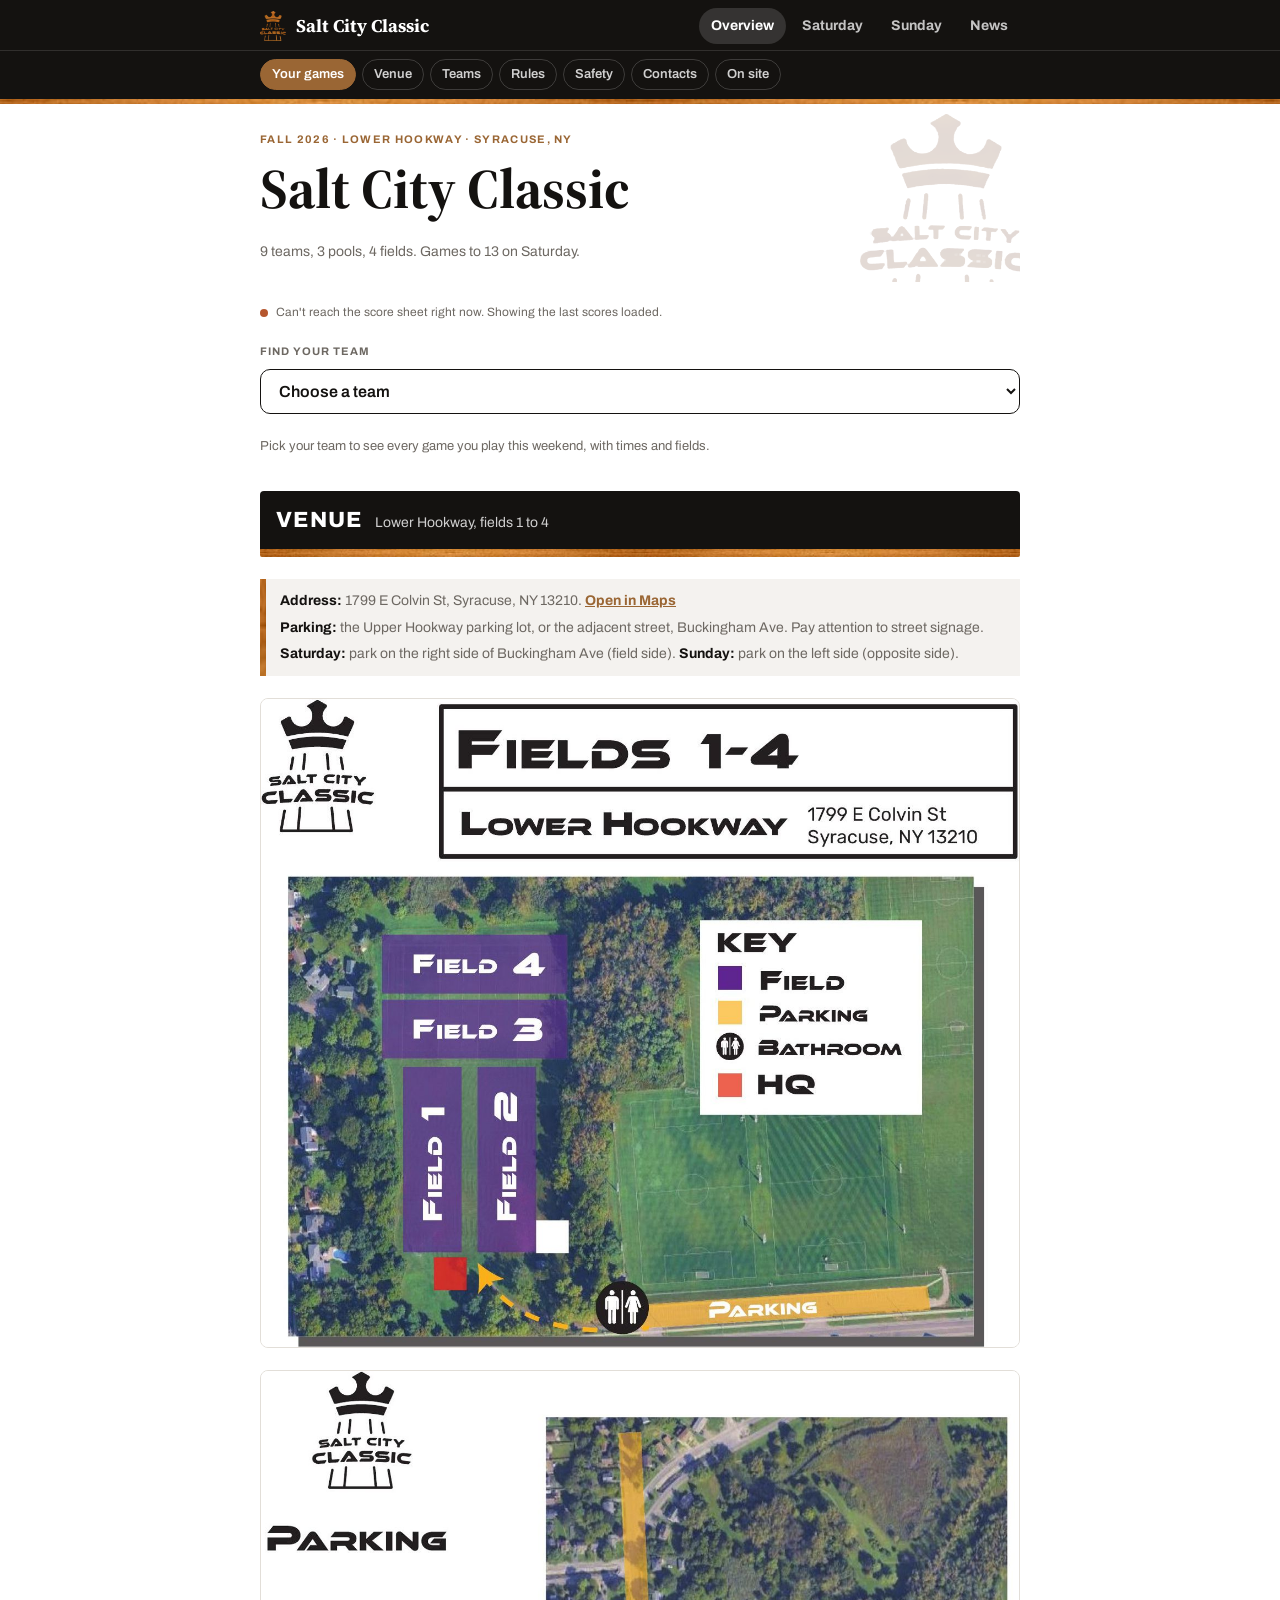
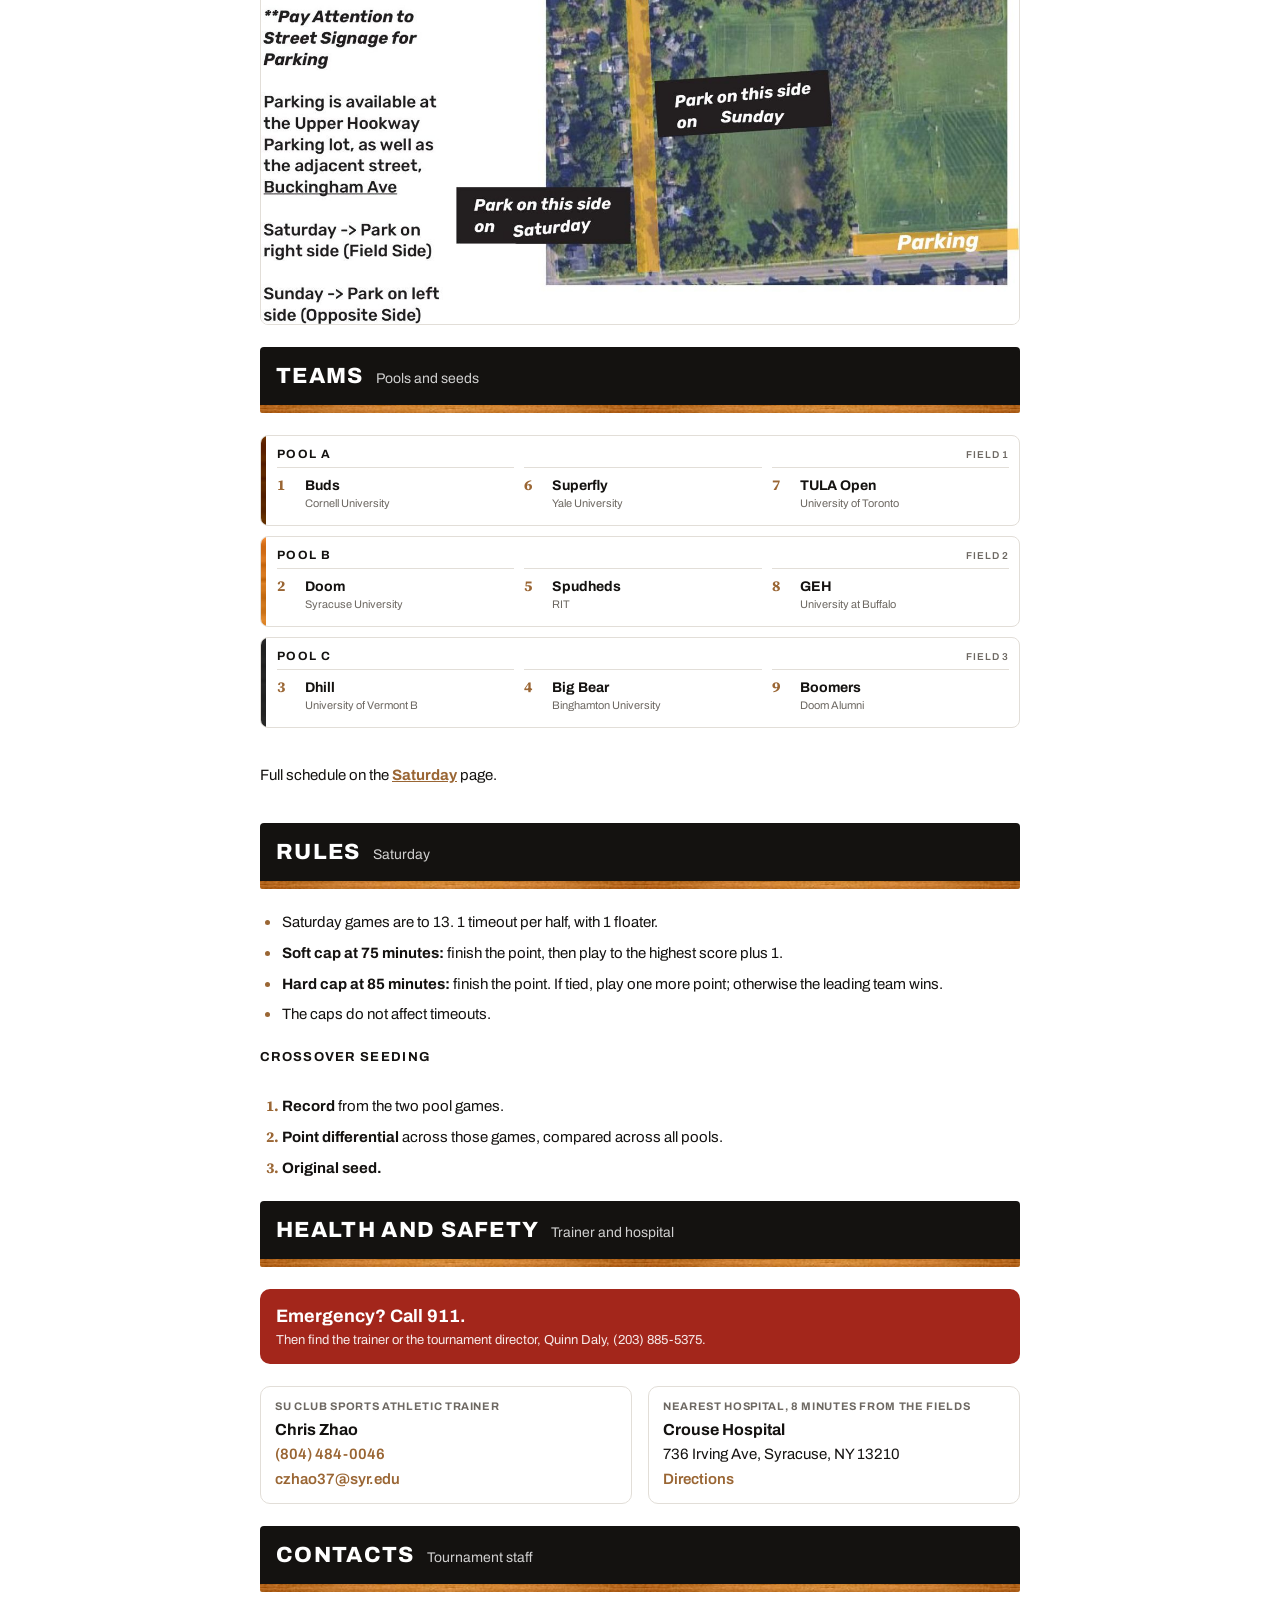
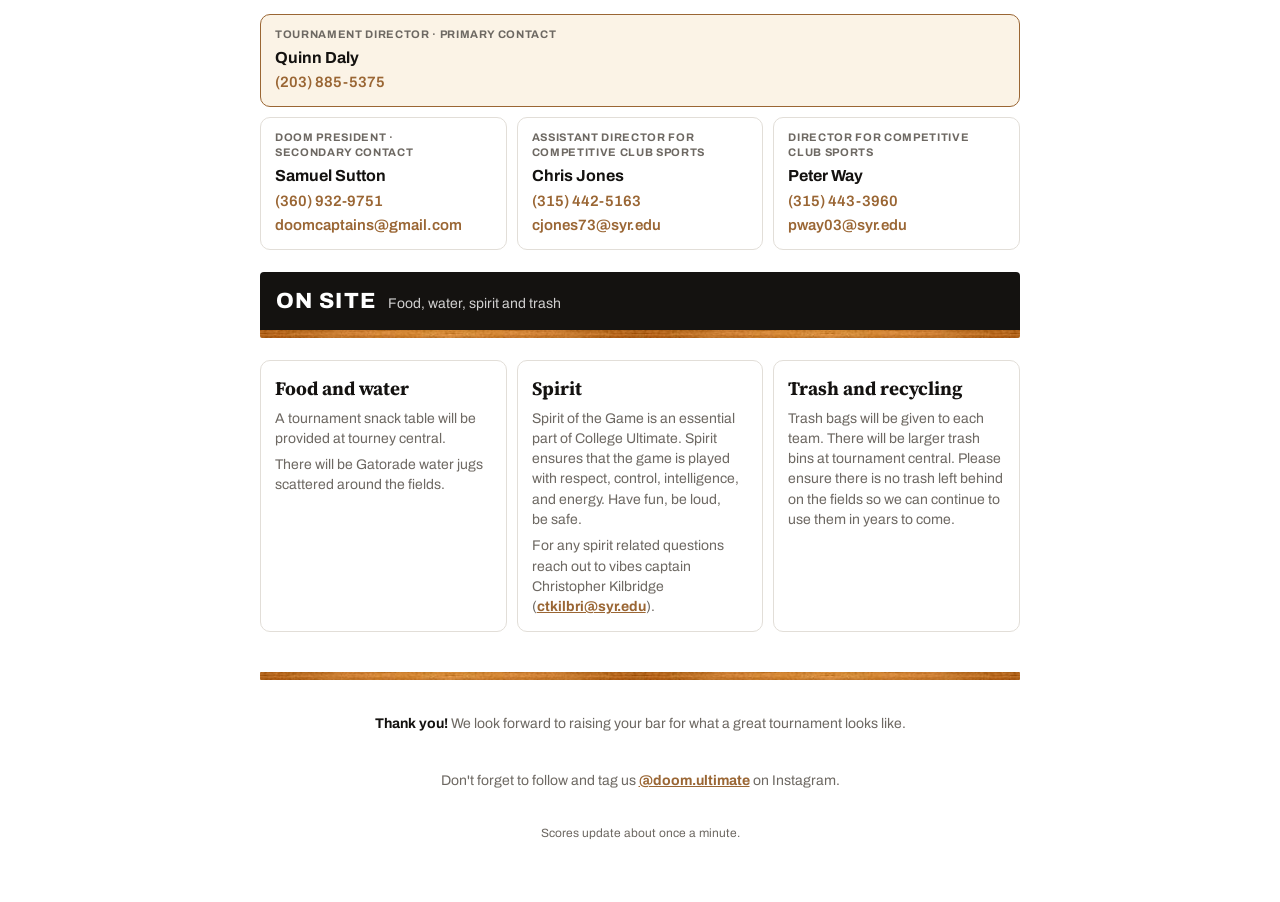
<file: index.html>
<!doctype html>
<html lang="en">
<head>
<meta charset="utf-8">
<meta name="viewport" content="width=device-width,initial-scale=1,viewport-fit=cover">
<title>Salt City Classic</title>
<meta name="description" content="Salt City Classic ultimate frisbee tournament: schedule, venue, parking, rules and contacts.">
<meta name="theme-color" content="#141210">
<link rel="icon" href="logo.png">
<link rel="apple-touch-icon" href="logo.png">
<link rel="stylesheet" href="https://fonts.googleapis.com/css2?family=Archivo:wght@400;500;600;700;800&family=Source+Serif+4:opsz,wght@8..60,600;8..60,700&display=swap">
<link rel="stylesheet" href="styles.css">
<script>
  window.SCC_CONFIG = {
    sheetId: "1n3cThUAE2pYeks8Iw5UcikRUBVOrD9neSwtaJeJtRxQ",
    commentsUrl: "https://script.google.com/macros/s/AKfycby2ot7NOAWMHS9BFLYu-ugx1t7uYGN4EZgyYsajvOjPJsArMfU4w7IFsETQXFZpBgFa/exec"
  };
</script>
</head>
<body data-page="overview">
<div id="app"></div>
<script src="app.js"></script>
</body>
</html>
</file>
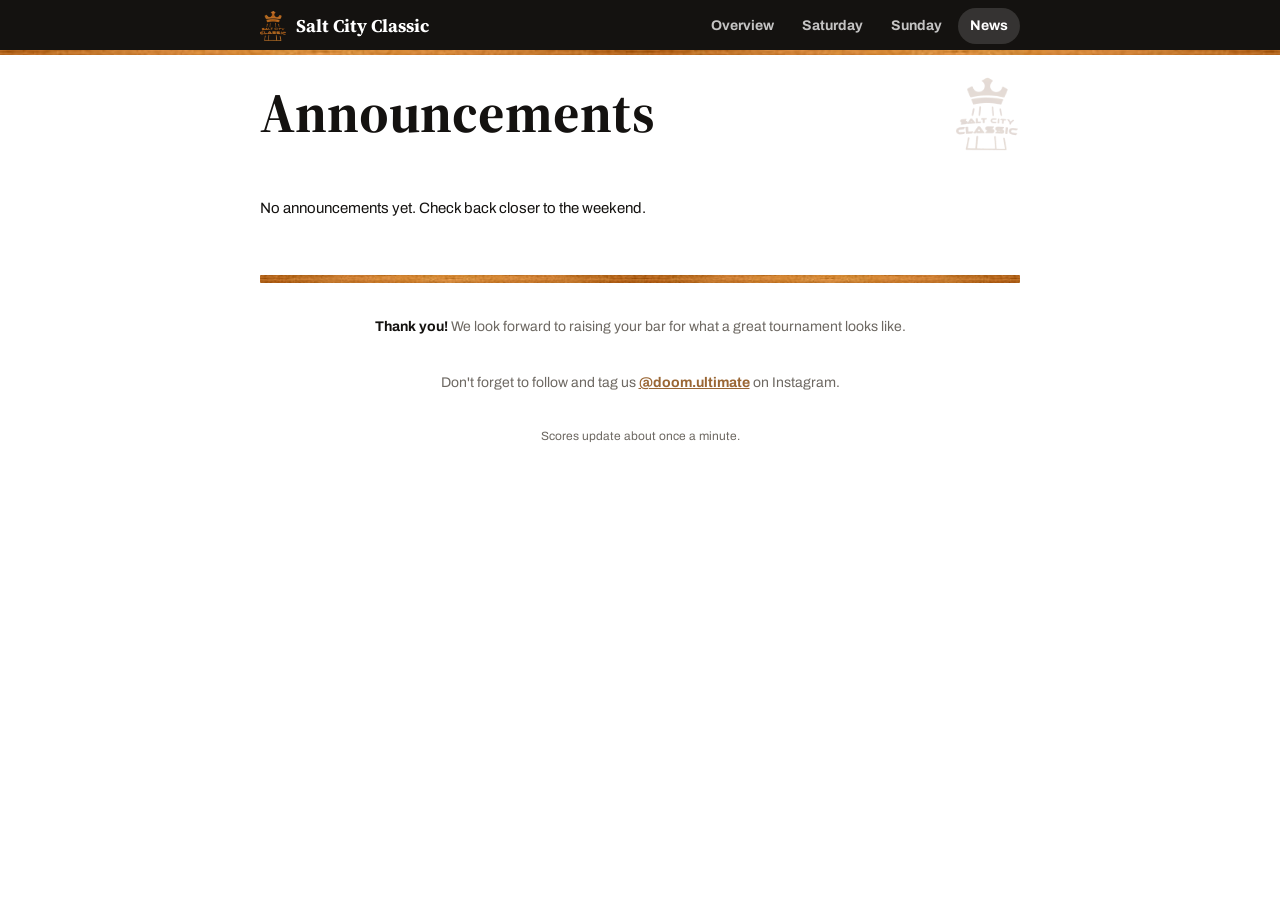
<file: announcements.html>
<!doctype html>
<html lang="en">
<head>
<meta charset="utf-8">
<meta name="viewport" content="width=device-width,initial-scale=1,viewport-fit=cover">
<title>Announcements · Salt City Classic</title>
<meta name="description" content="Announcements from the Salt City Classic tournament director, with comments.">
<meta name="theme-color" content="#141210">
<link rel="icon" href="logo.png">
<link rel="apple-touch-icon" href="logo.png">
<link rel="stylesheet" href="https://fonts.googleapis.com/css2?family=Archivo:wght@400;500;600;700;800&family=Source+Serif+4:opsz,wght@8..60,600;8..60,700&display=swap">
<link rel="stylesheet" href="styles.css">
<script>
  window.SCC_CONFIG = {
    sheetId: "1n3cThUAE2pYeks8Iw5UcikRUBVOrD9neSwtaJeJtRxQ",
    commentsUrl: "https://script.google.com/macros/s/AKfycby2ot7NOAWMHS9BFLYu-ugx1t7uYGN4EZgyYsajvOjPJsArMfU4w7IFsETQXFZpBgFa/exec"
  };
</script>
</head>
<body data-page="announcements">
<div id="app"></div>
<script src="app.js"></script>
</body>
</html>
</file>
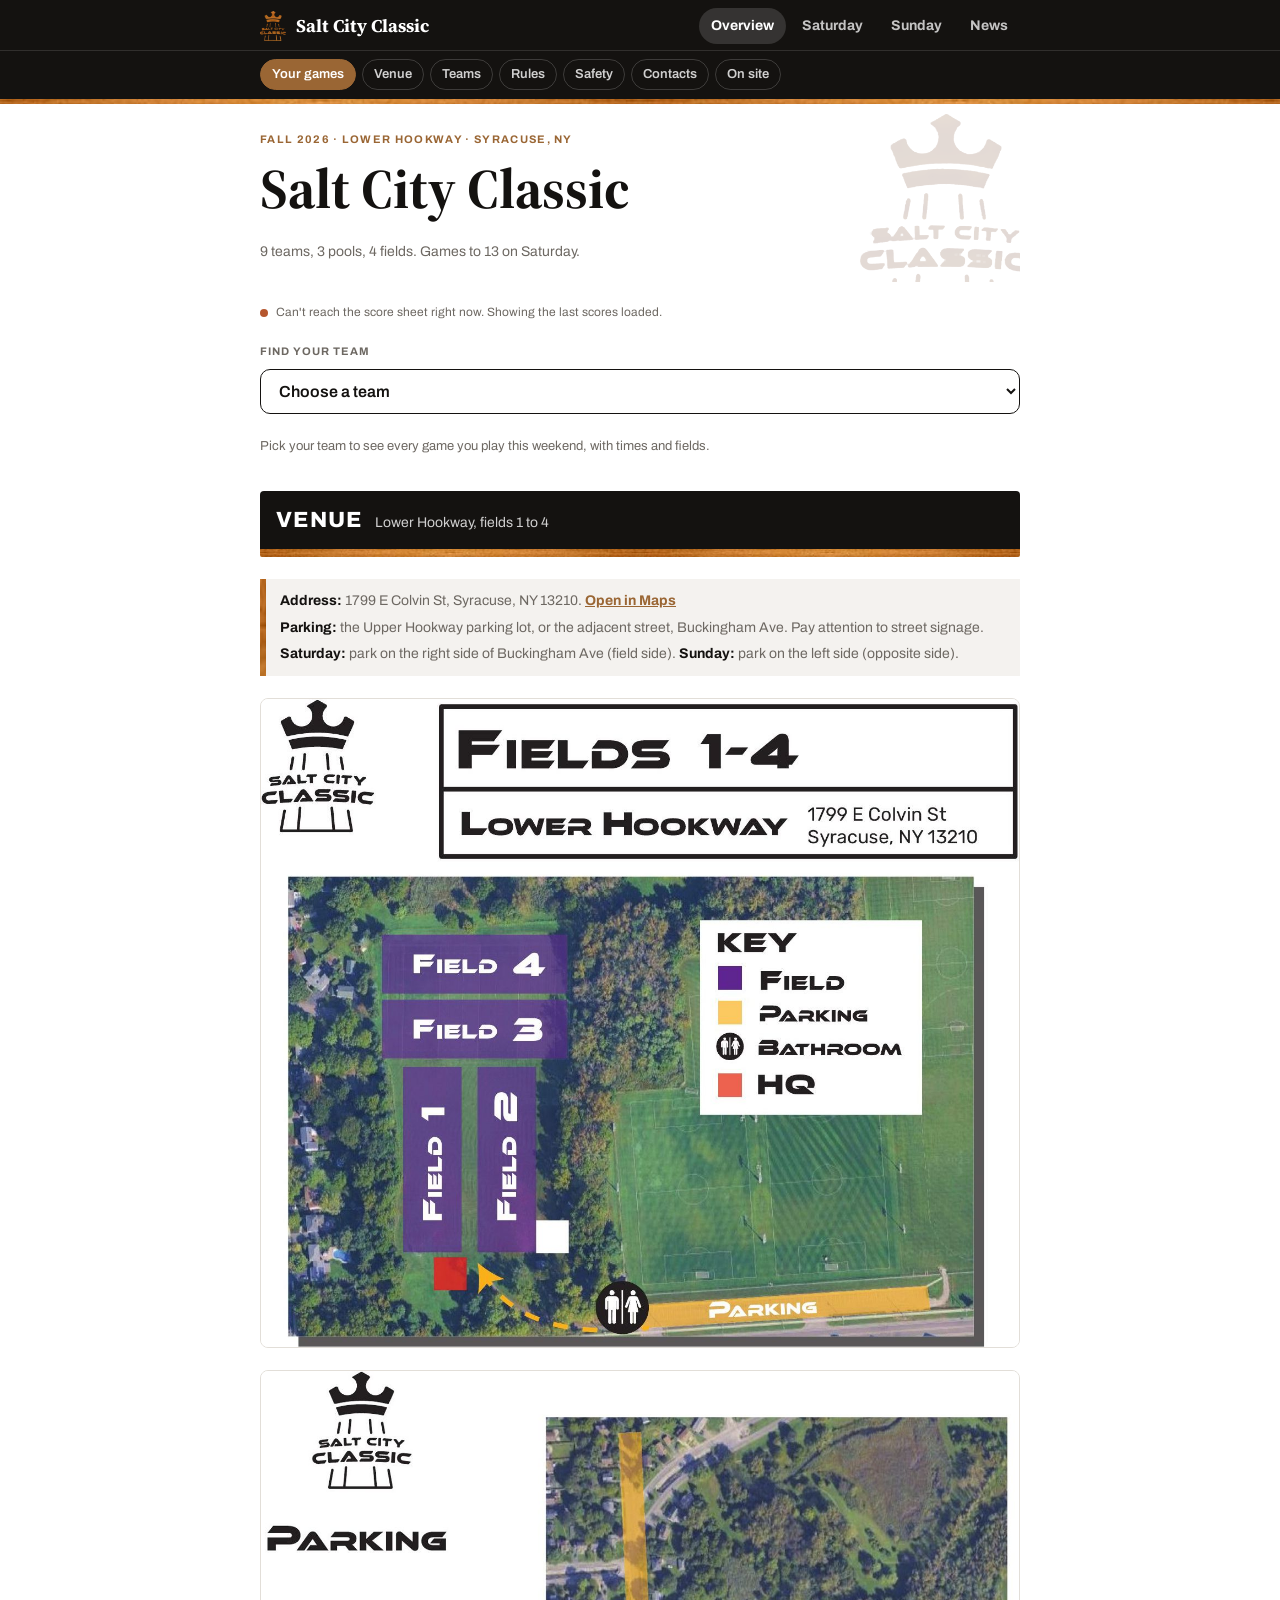
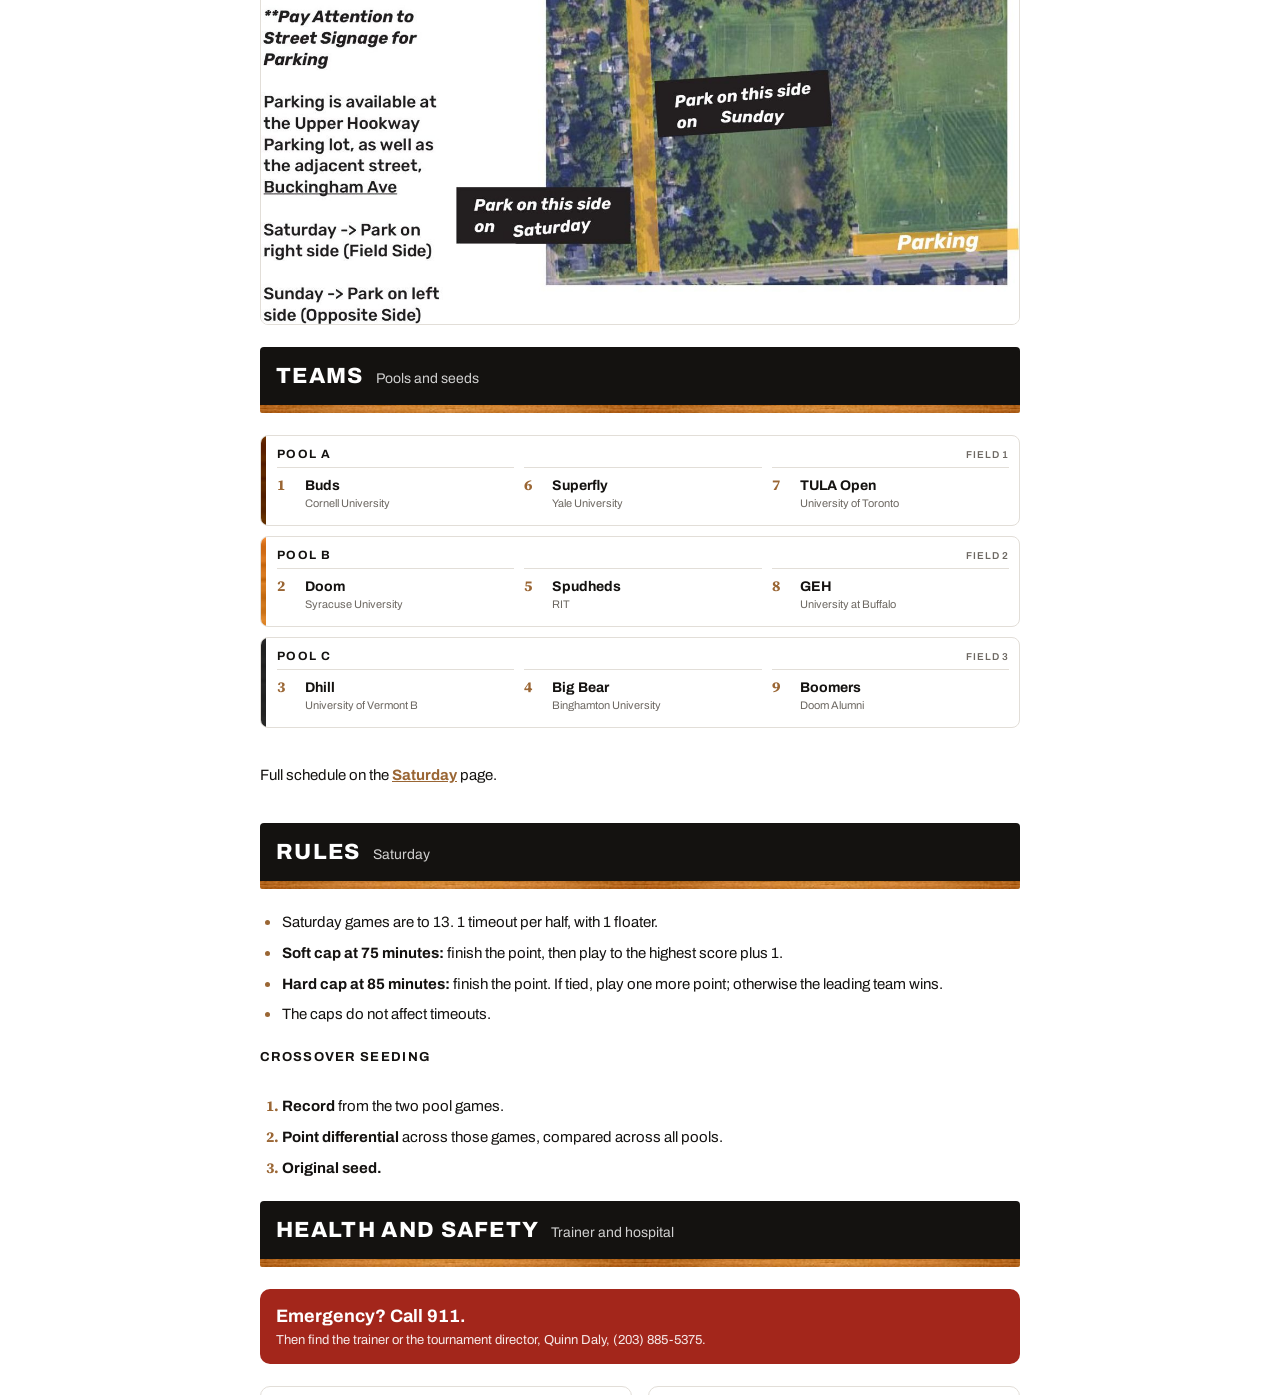
<file: info.html>
<!doctype html>
<html lang="en"><head><meta charset="utf-8"><meta http-equiv="refresh" content="0; url=index.html"><link rel="canonical" href="index.html"><title>Salt City Classic</title></head><body><a href="index.html">Salt City Classic</a></body></html>
</file>
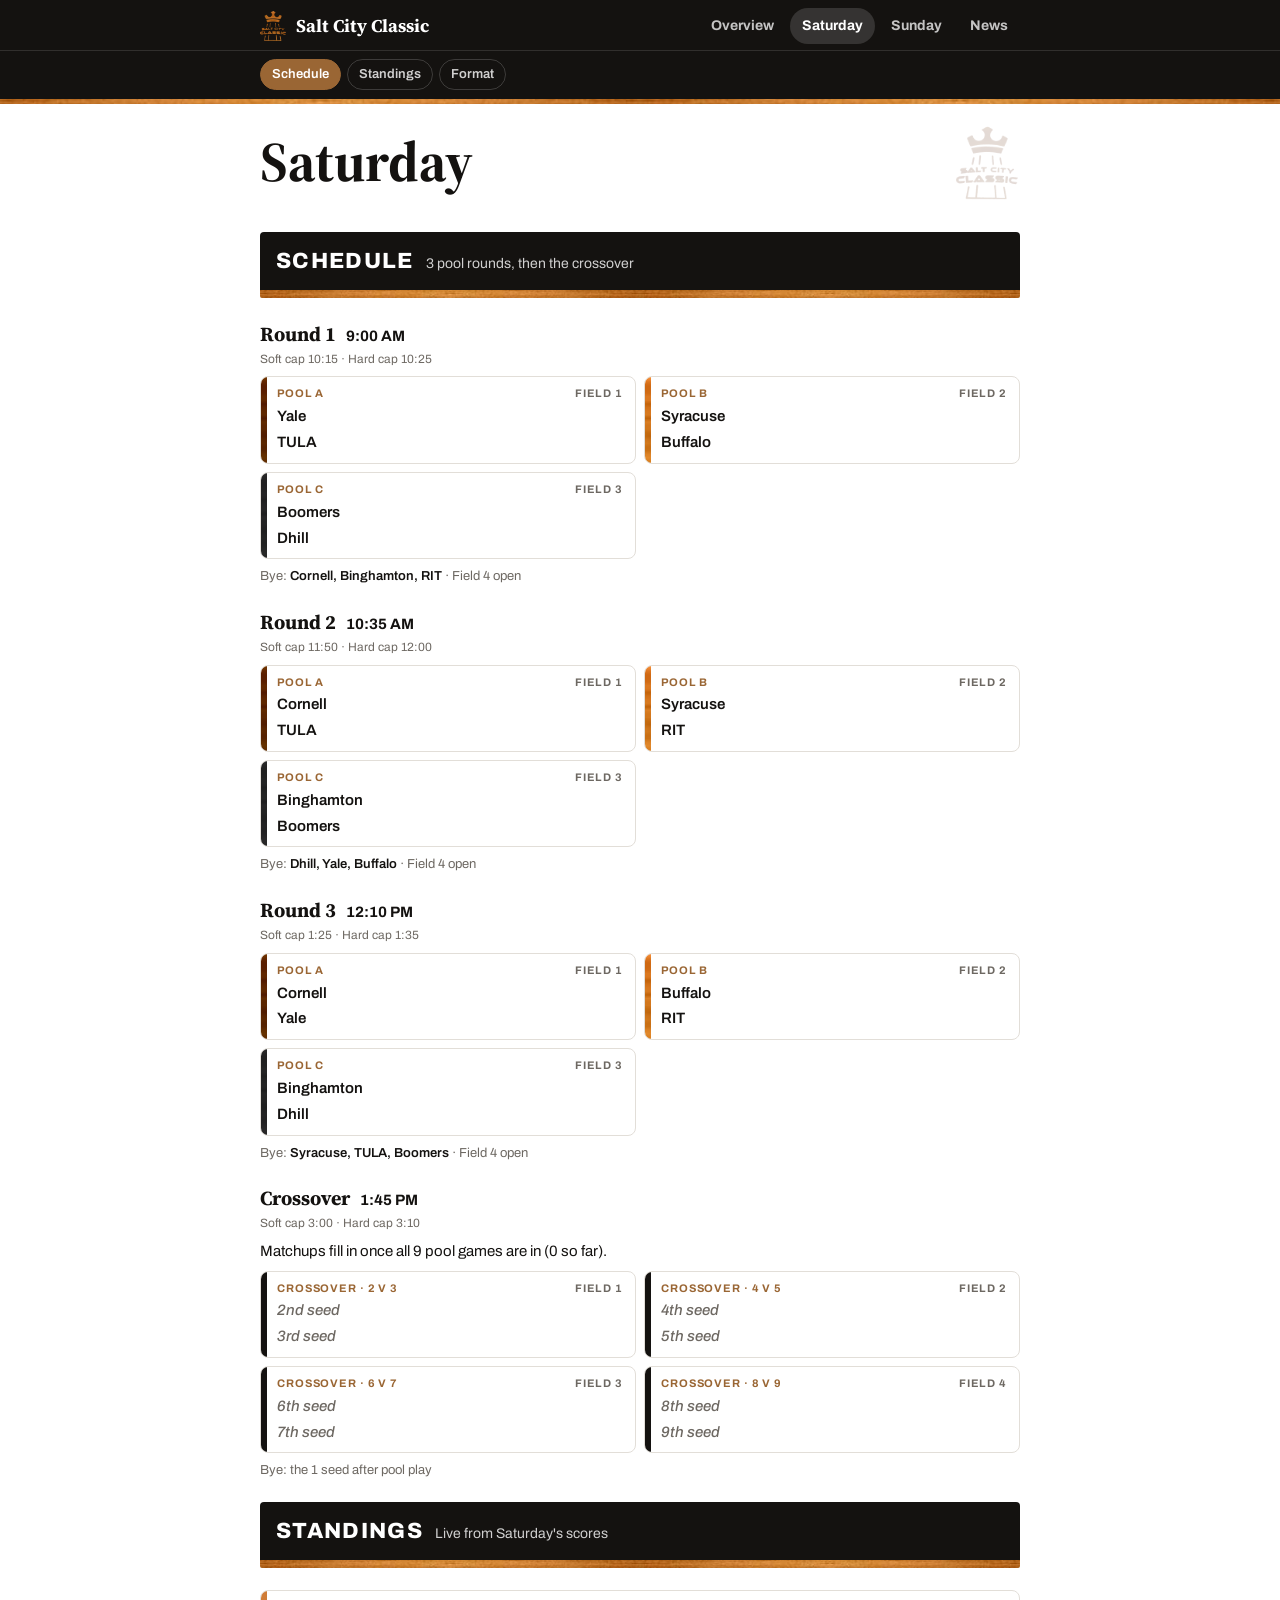
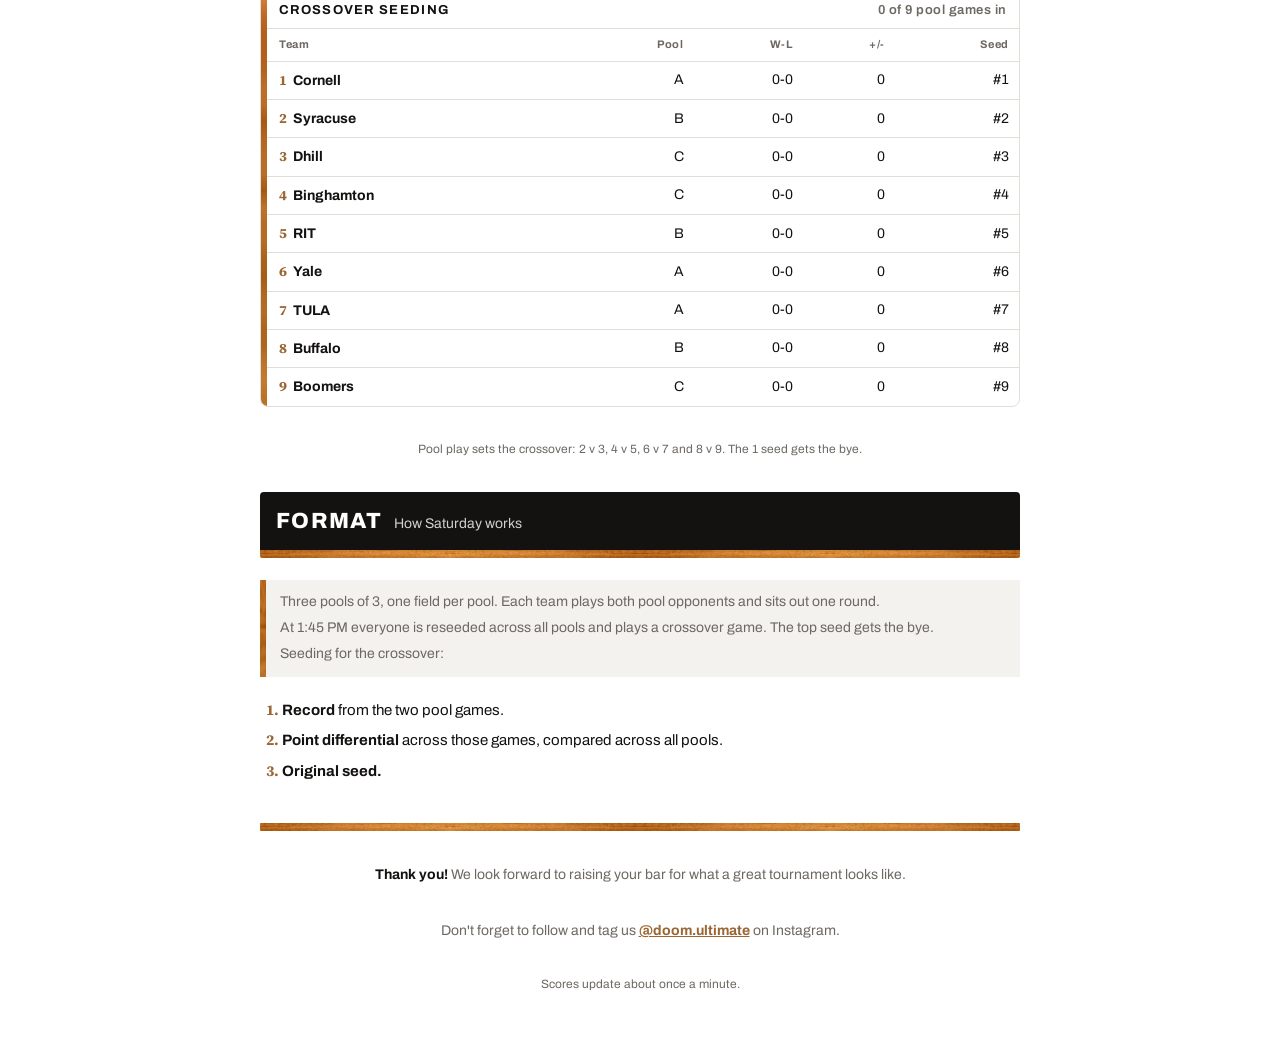
<file: saturday.html>
<!doctype html>
<html lang="en">
<head>
<meta charset="utf-8">
<meta name="viewport" content="width=device-width,initial-scale=1,viewport-fit=cover">
<title>Saturday · Salt City Classic</title>
<meta name="description" content="Saturday pool play schedule and live standings for the Salt City Classic.">
<meta name="theme-color" content="#141210">
<link rel="icon" href="logo.png">
<link rel="apple-touch-icon" href="logo.png">
<link rel="stylesheet" href="https://fonts.googleapis.com/css2?family=Archivo:wght@400;500;600;700;800&family=Source+Serif+4:opsz,wght@8..60,600;8..60,700&display=swap">
<link rel="stylesheet" href="styles.css">
<script>
  window.SCC_CONFIG = {
    sheetId: "1n3cThUAE2pYeks8Iw5UcikRUBVOrD9neSwtaJeJtRxQ",
    commentsUrl: "https://script.google.com/macros/s/AKfycby2ot7NOAWMHS9BFLYu-ugx1t7uYGN4EZgyYsajvOjPJsArMfU4w7IFsETQXFZpBgFa/exec"
  };
</script>
</head>
<body data-page="saturday">
<div id="app"></div>
<script src="app.js"></script>
</body>
</html>
</file>
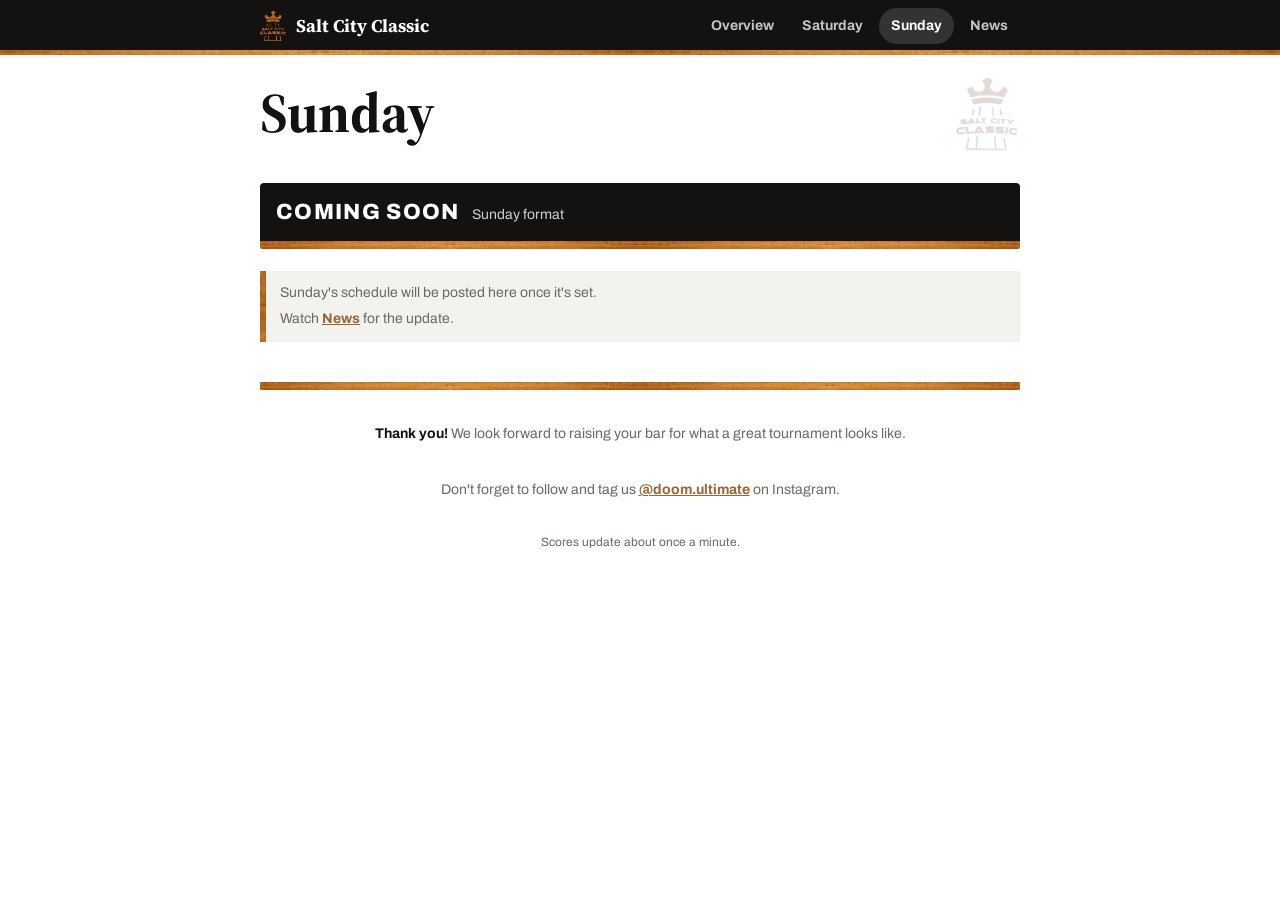
<file: sunday.html>
<!doctype html>
<html lang="en">
<head>
<meta charset="utf-8">
<meta name="viewport" content="width=device-width,initial-scale=1,viewport-fit=cover">
<title>Sunday · Salt City Classic</title>
<meta name="description" content="Sunday bracket for the Salt City Classic.">
<meta name="theme-color" content="#141210">
<link rel="icon" href="logo.png">
<link rel="apple-touch-icon" href="logo.png">
<link rel="stylesheet" href="https://fonts.googleapis.com/css2?family=Archivo:wght@400;500;600;700;800&family=Source+Serif+4:opsz,wght@8..60,600;8..60,700&display=swap">
<link rel="stylesheet" href="styles.css">
<script>
  window.SCC_CONFIG = {
    sheetId: "1n3cThUAE2pYeks8Iw5UcikRUBVOrD9neSwtaJeJtRxQ",
    commentsUrl: "https://script.google.com/macros/s/AKfycby2ot7NOAWMHS9BFLYu-ugx1t7uYGN4EZgyYsajvOjPJsArMfU4w7IFsETQXFZpBgFa/exec"
  };
</script>
</head>
<body data-page="sunday">
<div id="app"></div>
<script src="app.js"></script>
</body>
</html>
</file>
<file: styles.css>
/* Layout: one phone-first column. Header with engraved logo, team finder, sticky day tabs, then stacked round cards. */
:root {
  --bg: #ffffff;
  --card: #ffffff;
  --soft: #f4f2ef;
  --fg: #141210;
  --muted: #6d6862;
  --line: #e2ded8;
  --ink: #141210;
  --on-ink: #ffffff;
  --wood: #9a6634;
  --walnut: #5a3720;
  --honey: #b98146;
  --win: #141210;
  --sel: #fbf3e6;
  --mark: .16;
  --display: "Source Serif 4", Georgia, "Times New Roman", serif;
  --body: "Archivo", system-ui, -apple-system, "Segoe UI", sans-serif;
  --grain: url(wood.jpg);
  --logo: url(logo.png);
}
@media (prefers-color-scheme: dark) { :root:not([data-theme="light"]) {
  --bg: #111010; --card: #1a1817; --soft: #221f1d; --fg: #f3efe9; --muted: #a59e95; --line: #312d29;
  --ink: #0a0909; --on-ink: #f3efe9; --wood: #c8915a; --walnut: #8a5a34; --honey: #d6a066; --win: #ffffff; --sel: #2a221a; --mark: .22; color-scheme: dark } }
:root[data-theme="dark"] {
  --bg: #111010; --card: #1a1817; --soft: #221f1d; --fg: #f3efe9; --muted: #a59e95; --line: #312d29;
  --ink: #0a0909; --on-ink: #f3efe9; --wood: #c8915a; --walnut: #8a5a34; --honey: #d6a066; --win: #ffffff; --sel: #2a221a; --mark: .22; color-scheme: dark }

html, body { margin: 0; }
body { background: var(--bg); color: var(--fg); font-family: var(--body); font-size: 15px; line-height: 1.45;
  padding-left: max(16px, env(safe-area-inset-left, 0px)); padding-right: max(16px, env(safe-area-inset-right, 0px)); padding-block: 0 48px; }
.wrap { max-width: 760px; margin: 0 auto; display: grid; gap: 22px; }
h1, h2, h3 { margin: 0; text-wrap: balance; }
button, input, select { font: inherit; color: inherit; }
:focus-visible { outline: 2px solid var(--wood); outline-offset: 2px; }

.grain { height: 8px; background: var(--grain) center/cover; border-radius: 1px; }
.hero { position: relative; padding-top: 28px; display: grid; gap: 6px; overflow: hidden; }
.mark { position: absolute; right: -10px; top: 4px; width: 170px; aspect-ratio: 320/377; max-width: 46%;
  background: var(--grain) center/cover; -webkit-mask: var(--logo) center/contain no-repeat; mask: var(--logo) center/contain no-repeat;
  opacity: var(--mark); filter: brightness(.55) contrast(1.3); pointer-events: none; }
:root[data-theme="dark"] .mark { filter: brightness(1.1); }
@media (prefers-color-scheme: dark) { :root:not([data-theme="light"]) .mark { filter: brightness(1.1); } }
.eyebrow { font-size: 11px; font-weight: 700; letter-spacing: .12em; text-transform: uppercase; color: var(--wood); position: relative; }
h1 { font-family: var(--display); font-size: clamp(34px, 9vw, 48px); line-height: 1.02; font-weight: 700; position: relative; }
.sub { color: var(--muted); font-size: 14px; position: relative; max-width: 30ch; }
.hero .grain { margin-top: 14px; position: relative; }

.finder { display: grid; gap: 10px; }
.finder label { font-size: 11px; font-weight: 700; letter-spacing: .1em; text-transform: uppercase; color: var(--muted); }
.finder select { width: 100%; padding: 12px 14px; border: 1.5px solid var(--ink); border-radius: 10px; background: var(--card); font-weight: 600; font-size: 16px; }
.mine { display: grid; gap: 8px; }
.mine .note { font-size: 13px; color: var(--muted); }
.mg { display: grid; grid-template-columns: 104px 1fr auto; gap: 10px; align-items: center; padding: 10px 12px; border: 1px solid var(--line); border-radius: 10px; background: var(--card); }
.mg.next { border-color: var(--wood); box-shadow: inset 4px 0 0 var(--wood); background: var(--sel); }
.mg .when { font-weight: 700; font-variant-numeric: tabular-nums; font-size: 13px; white-space: nowrap; }
.mg .when small { display: block; color: var(--muted); font-weight: 500; font-size: 11px; letter-spacing: .04em; }
.mg .vs { min-width: 0; }
.mg .vs b { display: block; }
.mg .vs span { color: var(--muted); font-size: 12px; }
.mg .res { font-weight: 800; font-variant-numeric: tabular-nums; text-align: right; }
.mg .res small { display: block; font-size: 11px; color: var(--muted); font-weight: 600; }

nav.tabs { position: sticky; top: env(safe-area-inset-top, 0px); z-index: 5; background: var(--bg); padding-block: 8px; display: flex; gap: 6px; overflow-x: auto; scrollbar-width: none; }
body::before { content: ""; position: fixed; inset: 0 0 auto; height: env(safe-area-inset-top, 0px); z-index: 10; background: var(--bg); }
nav.tabs a { flex: 1 0 auto; text-align: center; text-decoration: none; color: var(--fg); font-weight: 700; font-size: 14px; padding: 9px 14px; border-radius: 999px; border: 1px solid var(--line); background: var(--card); }
nav.tabs a[aria-current="page"] { background: var(--ink); color: var(--on-ink); border-color: var(--ink); }

.band { background: var(--ink); color: var(--on-ink); padding: 14px 16px 12px; border-radius: 4px 4px 0 0; display: flex; flex-wrap: wrap; align-items: baseline; gap: 4px 12px; }
.band h2 { font-size: 22px; letter-spacing: .06em; font-weight: 800; }
.band p { margin: 0; font-size: 14px; opacity: .8; }
.band + .grain { border-radius: 0 0 2px 2px; }
section.view { display: grid; gap: 22px; }

.round { display: grid; gap: 8px; }
.rhead { display: flex; flex-wrap: wrap; align-items: baseline; gap: 2px 10px; }
.rhead h3 { font-family: var(--display); font-size: 20px; }
.rhead .t { font-weight: 700; font-variant-numeric: tabular-nums; }
.rhead .cap { font-size: 12px; color: var(--muted); width: 100%; }
.games { display: grid; grid-template-columns: repeat(auto-fit, minmax(300px, 1fr)); gap: 8px; }
.g { position: relative; background: var(--card); border: 1px solid var(--line); border-radius: 8px; padding: 9px 12px 9px 16px; display: grid; gap: 4px; overflow: hidden; }
.g::before { content: ""; position: absolute; inset: 0 auto 0 0; width: 6px; background: var(--grain) center/auto 100%; }
.g.A::before { filter: brightness(.55) contrast(1.3); }
.g.B::before { filter: brightness(1.12) saturate(1.1); }
.g.X::before { background: var(--ink); }
.g.mine-hl { border-color: var(--wood); background: var(--sel); }
.g .lab { font-size: 11px; font-weight: 700; letter-spacing: .08em; text-transform: uppercase; color: var(--muted); display: flex; justify-content: space-between; gap: 8px; }
.g .lab .p { color: var(--wood); }
.row { display: grid; grid-template-columns: 1fr auto; gap: 8px; align-items: center; }
.row .n { font-weight: 600; min-width: 0; overflow-wrap: anywhere; }
.row .n.ph { color: var(--muted); font-style: italic; font-weight: 500; }
.row .s { font-weight: 800; font-variant-numeric: tabular-nums; min-width: 2ch; text-align: right; color: var(--muted); }
.row.w .n, .row.w .s { color: var(--win); font-weight: 800; }
.row.l .n { color: var(--muted); }
.row input { width: 56px; padding: 6px 8px; border: 1.5px solid var(--wood); border-radius: 6px; background: var(--bg); text-align: right; font-weight: 700; font-variant-numeric: tabular-nums; }
.rest { font-size: 13px; color: var(--muted); }
.rest b { color: var(--fg); font-weight: 600; }

.pools { display: grid; grid-template-columns: repeat(auto-fit, minmax(300px, 1fr)); gap: 14px; }
.table { background: var(--card); border: 1px solid var(--line); border-radius: 8px; overflow: hidden; position: relative; }
.table::before { content: ""; position: absolute; inset: 0 auto 0 0; width: 6px; background: var(--grain) center/auto 100%; }
.table.A::before { filter: brightness(.55) contrast(1.3); }
.table.B::before { filter: brightness(1.12) saturate(1.1); }
.table h3 { font-size: 13px; letter-spacing: .1em; text-transform: uppercase; padding: 10px 12px 8px 18px; display: flex; justify-content: space-between; }
.table h3 span { color: var(--muted); font-weight: 600; letter-spacing: .04em; text-transform: none; }
table { width: 100%; border-collapse: collapse; font-variant-numeric: tabular-nums; }
th, td { padding: 8px 10px; text-align: right; border-top: 1px solid var(--line); font-size: 14px; }
th { font-size: 11px; color: var(--muted); font-weight: 700; letter-spacing: .06em; }
th:first-child, td:first-child { padding-left: 18px; }
td.tm, th.tm { text-align: left; }
td.tm b { font-weight: 700; }
td .sd { color: var(--wood); font-family: var(--display); font-weight: 700; margin-right: 6px; }
tr.adv td { background: color-mix(in srgb, var(--sel) 70%, transparent); }

.ranks { display: grid; grid-template-columns: repeat(auto-fit, minmax(150px, 1fr)); gap: 6px; }
.rk { display: flex; gap: 10px; align-items: center; padding: 8px 10px; border: 1px solid var(--line); border-radius: 8px; background: var(--card); }
.rk .no { font-family: var(--display); font-weight: 700; color: var(--wood); font-size: 18px; width: 24px; text-align: center; }
.rk .pp { margin-left: auto; white-space: nowrap; font-size: 11px; color: var(--muted); font-weight: 700; }
.rk input { width: 100%; min-width: 0; padding: 4px 6px; border: 1.5px solid var(--wood); border-radius: 6px; background: var(--bg); font-weight: 600; }
.notes { display: grid; gap: 6px; font-size: 14px; color: var(--muted); padding: 12px 14px; border-left: 6px solid transparent; border-image: var(--grain) 0 0 0 6 stretch; background: var(--soft); }
.notes b { color: var(--fg); }
h2.sec { font-family: var(--display); font-size: 22px; }

.champ { text-align: center; padding: 16px; border: 2px solid var(--wood); border-radius: 10px; background: var(--sel); }
.champ small { display: block; font-size: 11px; letter-spacing: .14em; font-weight: 800; color: var(--wood); }
.champ b { font-family: var(--display); font-size: 28px; }

.foot { font-size: 12px; color: var(--muted); text-align: center; }
@media (prefers-reduced-motion: no-preference) { nav.tabs a { transition: background .15s, color .15s; } }

.status { font-size: 12px; color: var(--muted); display: flex; align-items: center; gap: 8px; }
.status i { width: 8px; height: 8px; border-radius: 50%; background: #3f8f4f; display: inline-block; }
.status.off i { background: #b5562e; }
.status.wait i { background: var(--muted); }

nav.pages { display: flex; gap: 6px; }
nav.pages a { flex: 1; text-align: center; text-decoration: none; color: var(--fg); font-weight: 700; font-size: 14px; padding: 10px 12px; border-bottom: 3px solid var(--line); }
nav.pages a[aria-current="page"] { border-bottom-color: var(--ink); }
.anchor { scroll-margin-top: 64px; }
.row .n em { font-style: normal; font-family: var(--display); font-weight: 700; color: var(--wood); margin-right: 8px; font-size: 13px; }
tr.zout td { color: var(--muted); }
tr.zin td { background: color-mix(in srgb, var(--sel) 70%, transparent); }
.foot a, .note a { color: var(--wood); font-weight: 700; }

.scroller { overflow-x: auto; margin-inline: -4px; padding: 4px; }
.bracket { --h: 96px; --g: 14px; display: grid; column-gap: 0; row-gap: var(--g); min-width: 640px; }
.bracket.gold { grid-template-columns: minmax(0,1fr) 24px minmax(0,1fr) 24px minmax(0,1fr);
  grid-template-rows: auto repeat(4, var(--h));
  grid-template-areas: "h1 . h2 . h3" "mQF1 c1 mSF1 c3 mFINAL" "mQF2 c1 mSF1 c3 mFINAL" "mQF3 c2 mSF2 c3 mFINAL" "mQF4 c2 mSF2 c3 mFINAL"; }
.bracket.mini { min-width: 440px; grid-template-columns: minmax(0,1fr) 24px minmax(0,1fr);
  grid-template-rows: auto repeat(2, var(--h));
  grid-template-areas: "h1 . h2" "mC1 c1 m5TH" "mC2 c1 m5TH"; }
.bh { font-size: 11px; font-weight: 700; letter-spacing: .1em; text-transform: uppercase; color: var(--muted); padding-bottom: 2px; }
.bh b { color: var(--wood); margin-left: 4px; }
.bm { align-self: center; height: var(--h); min-width: 0; }
.bm .g { height: 100%; box-sizing: border-box; align-content: center; }
.cn { position: relative; }
.cn::before { content: ""; position: absolute; left: 0; right: 50%; top: calc(var(--h) / 2); bottom: calc(var(--h) / 2); border: 2px solid var(--ink); border-left: 0; }
.cn.tall::before { top: calc(var(--h) + var(--g) / 2); bottom: calc(var(--h) + var(--g) / 2); }
.cn::after { content: ""; position: absolute; left: 50%; right: 0; top: 50%; border-top: 2px solid var(--ink); margin-top: -1px; }

.remlink { display: grid; gap: 2px; text-decoration: none; color: var(--fg); padding: 12px 14px; border: 1.5px solid var(--wood); border-radius: 10px; background: var(--sel); }
.remlink span { font-size: 12px; color: var(--wood); font-weight: 700; }
.rems { display: grid; gap: 10px; }
.rem { padding: 12px 14px 12px 18px; border: 1px solid var(--line); border-radius: 8px; background: var(--card); position: relative; overflow: hidden; }
.rem::before { content: ""; position: absolute; inset: 0 auto 0 0; width: 6px; background: var(--grain) center/auto 100%; }
.rem p { margin: 4px 0 0; color: var(--muted); white-space: pre-line; }
.facts { display: grid; gap: 8px; margin: 0; }
.facts div { display: grid; grid-template-columns: minmax(90px, 30%) 1fr; gap: 12px; padding: 10px 0; border-top: 1px solid var(--line); }
.facts dt { font-size: 12px; font-weight: 700; letter-spacing: .06em; text-transform: uppercase; color: var(--muted); }
.facts dd { margin: 0; font-weight: 600; white-space: pre-line; overflow-wrap: anywhere; }
.two { display: grid; grid-template-columns: repeat(auto-fit, minmax(240px, 1fr)); gap: 16px; }
.mini-h { font-size: 13px; letter-spacing: .1em; text-transform: uppercase; margin: 0 0 6px; }
.times { list-style: none; margin: 0; padding: 0; display: grid; gap: 6px; font-variant-numeric: tabular-nums; }
.times li { padding: 8px 12px; border: 1px solid var(--line); border-radius: 8px; background: var(--card); font-size: 14px; }
.times b { margin-right: 6px; }
.tb { margin: 0; padding-left: 22px; display: grid; gap: 8px; }
.tb li::marker { font-family: var(--display); font-weight: 700; color: var(--wood); }
.map { margin: 0; border: 1px solid var(--line); border-radius: 8px; overflow: hidden; background: #fff; }
.map img { display: block; width: 100%; height: auto; }
ul.rules { list-style: disc; }
ul.rules li::marker { color: var(--wood); }
.notes a { color: var(--wood); font-weight: 700; }

/* site chrome */
header.site { position: sticky; top: env(safe-area-inset-top, 0px); z-index: 30; background: var(--ink); color: var(--on-ink);
  margin-left: calc(-1 * max(16px, env(safe-area-inset-left, 0px))); margin-right: calc(-1 * max(16px, env(safe-area-inset-right, 0px))); }
body::before { background: var(--ink); z-index: 31; }
.site-in { max-width: 760px; margin: 0 auto; display: flex; align-items: center; justify-content: space-between; gap: 12px; flex-wrap: wrap;
  padding: 10px max(16px, env(safe-area-inset-right, 0px)) 10px max(16px, env(safe-area-inset-left, 0px)); }
.brand { display: flex; align-items: center; gap: 10px; color: var(--on-ink); text-decoration: none; font-family: var(--display); font-weight: 700; font-size: 18px; }
.glyph { width: 26px; height: 30px; background: var(--grain) center/cover; -webkit-mask: var(--logo) center/contain no-repeat; mask: var(--logo) center/contain no-repeat; }
nav.primary { display: flex; gap: 4px; }
nav.primary a { color: var(--on-ink); text-decoration: none; font-weight: 700; font-size: 14px; padding: 8px 12px; border-radius: 999px; opacity: .75; }
nav.primary a:hover { opacity: 1; }
nav.primary a[aria-current="page"] { opacity: 1; background: color-mix(in srgb, var(--on-ink) 14%, transparent); }
.grain.thin { height: 5px; border-radius: 0; }
#app { display: block; }
main.wrap { padding-top: 6px; }
.anchor, [id] { scroll-margin-top: 92px; }
.hero { position: relative; padding-top: 22px; display: grid; gap: 6px; overflow: hidden; min-height: 150px; }
.hero h1 { font-size: clamp(38px, 10vw, 56px); }
@media (max-width: 420px) { nav.primary a { padding: 7px 9px; font-size: 13px; } .brand span:last-child { font-size: 16px; } }

.quick { display: flex; gap: 6px; flex-wrap: wrap; }
.quick a { text-decoration: none; color: var(--fg); font-weight: 600; font-size: 13px; padding: 7px 12px; border-radius: 999px; border: 1px solid var(--line); background: var(--card); }
.quick a:hover { border-color: var(--wood); }
.minechip { display: flex; gap: 8px; align-items: center; text-decoration: none; color: var(--muted); font-size: 13px; padding: 8px 12px; border: 1px dashed var(--line); border-radius: 10px; }
.minechip.on { color: var(--fg); border: 1.5px solid var(--wood); background: var(--sel); }
.minechip span { margin-left: auto; color: var(--wood); font-weight: 700; }

.daycard { display: grid; gap: 8px; text-decoration: none; color: var(--fg); padding: 14px; border: 1px solid var(--line); border-radius: 10px; background: var(--card); position: relative; overflow: hidden; }
.daycard::before { content: ""; position: absolute; inset: 0 auto 0 0; width: 6px; background: var(--grain) center/auto 100%; }
.daycard h3 { font-family: var(--display); font-size: 24px; padding-left: 6px; }
.daycard > span { color: var(--muted); font-size: 13px; padding-left: 6px; margin-top: -6px; }
.daycard em { font-style: normal; font-weight: 700; color: var(--wood); font-size: 13px; padding-left: 6px; }
.daycard .times li { border: 0; padding: 4px 6px; background: transparent; display: grid; grid-template-columns: 78px 1fr; }
.daycard:hover { border-color: var(--wood); }

.tgrid { display: grid; grid-template-columns: repeat(auto-fit, minmax(220px, 1fr)); gap: 8px; }
.tcard { display: grid; grid-template-columns: 30px 1fr auto; gap: 10px; align-items: center; padding: 10px 12px 10px 16px; border: 1px solid var(--line); border-radius: 8px; background: var(--card); position: relative; overflow: hidden; }
.tcard::before { content: ""; position: absolute; inset: 0 auto 0 0; width: 5px; background: var(--grain) center/auto 100%; }
.tcard.A::before { filter: brightness(.55) contrast(1.3); }
.tcard.B::before { filter: brightness(1.12) saturate(1.1); }
.tcard .no { font-family: var(--display); font-weight: 700; font-size: 20px; color: var(--wood); text-align: center; }
.tcard b { display: block; }
.tcard div span { font-size: 12px; color: var(--muted); }
.tcard .pp { font-size: 11px; font-weight: 700; color: var(--muted); letter-spacing: .06em; }

.sos { display: grid; gap: 2px; text-decoration: none; padding: 14px 16px; border-radius: 10px; background: #a3261b; color: #fff; }
.sos b { font-size: 18px; }
.sos span { font-size: 13px; opacity: .9; }
.cgrid { display: grid; grid-template-columns: repeat(auto-fit, minmax(230px, 1fr)); gap: 10px; }
.contact { display: grid; gap: 3px; padding: 12px 14px; border: 1px solid var(--line); border-radius: 10px; background: var(--card); min-width: 0; }
.contact .role { font-size: 11px; font-weight: 700; letter-spacing: .06em; text-transform: uppercase; color: var(--muted); }
.contact b { font-size: 16px; }
.contact a { color: var(--wood); font-weight: 600; text-decoration: none; overflow-wrap: anywhere; }
.contact a:hover { text-decoration: underline; }
.info-card { padding: 14px; border: 1px solid var(--line); border-radius: 10px; background: var(--card); display: grid; gap: 6px; align-content: start; }
.info-card h3 { font-family: var(--display); font-size: 19px; }
.info-card p { margin: 0; color: var(--muted); font-size: 14px; }
.info-card a { color: var(--wood); font-weight: 700; }

footer.site-foot { max-width: 760px; margin: 40px auto 0; display: grid; gap: 8px; text-align: center; font-size: 14px; color: var(--muted); }
footer.site-foot .grain { margin-bottom: 12px; }
footer.site-foot b { color: var(--fg); }
footer.site-foot a { color: var(--wood); font-weight: 700; }
footer.site-foot .small { font-size: 12px; }
.contact.primary { border: 1.5px solid var(--wood); background: var(--sel); grid-column: 1 / -1; }

/* mobile polish */
.sub { max-width: none; }
h1, h2, h3, .band h2 { text-wrap: balance; }
p, li, .notes span, .note, .foot, .rem p, .info-card p, .contact span, .sos span, .mg .vs span { text-wrap: pretty; }
@media (max-width: 800px) {
  .bandwrap { margin-left: calc(-1 * max(16px, env(safe-area-inset-left, 0px))); margin-right: calc(-1 * max(16px, env(safe-area-inset-right, 0px))); }
  .bandwrap .band { border-radius: 0; padding-left: max(16px, env(safe-area-inset-left, 0px)); padding-right: max(16px, env(safe-area-inset-right, 0px)); }
  .bandwrap .grain { border-radius: 0; }
  .band { flex-direction: column; align-items: flex-start; gap: 2px; }
  .band h2 { font-size: 24px; }
  .band p { font-size: 14px; }
  .quick { flex-wrap: nowrap; overflow-x: auto; scrollbar-width: none; margin-left: calc(-1 * max(16px, env(safe-area-inset-left, 0px))); margin-right: calc(-1 * max(16px, env(safe-area-inset-right, 0px))); padding: 2px max(16px, env(safe-area-inset-right, 0px)) 2px max(16px, env(safe-area-inset-left, 0px)); }
  .quick::-webkit-scrollbar { display: none; }
  .quick a { flex: 0 0 auto; }
  .notes { margin-left: calc(-1 * max(16px, env(safe-area-inset-left, 0px))); margin-right: calc(-1 * max(16px, env(safe-area-inset-right, 0px))); padding-left: max(18px, env(safe-area-inset-left, 0px)); padding-right: max(16px, env(safe-area-inset-right, 0px)); }
  .hero h1 { font-size: clamp(38px, 11vw, 52px); }
}

/* sticky section nav */
nav.sections { border-top: 1px solid color-mix(in srgb, var(--on-ink) 12%, transparent); }
.sections-in { max-width: 760px; margin: 0 auto; display: flex; gap: 6px; overflow-x: auto; scrollbar-width: none;
  padding: 8px max(16px, env(safe-area-inset-right, 0px)) 9px max(16px, env(safe-area-inset-left, 0px)); }
.sections-in::-webkit-scrollbar { display: none; }
.sections-in a { flex: 0 0 auto; color: var(--on-ink); text-decoration: none; font-size: 13px; font-weight: 600; padding: 5px 11px; border-radius: 999px;
  border: 1px solid color-mix(in srgb, var(--on-ink) 22%, transparent); opacity: .8; }
.sections-in a.on { background: var(--wood); border-color: var(--wood); color: #fff; opacity: 1; }
.site-in { padding-top: 8px; padding-bottom: 6px; }
.anchor, [id] { scroll-margin-top: 112px; }

/* compact pools */
.plists { display: grid; grid-template-columns: repeat(2, minmax(0, 1fr)); gap: 10px; }
.plist { position: relative; padding: 10px 10px 8px 16px; border: 1px solid var(--line); border-radius: 8px; background: var(--card); overflow: hidden; }
.plist::before { content: ""; position: absolute; inset: 0 auto 0 0; width: 5px; background: var(--grain) center/auto 100%; }
.plist.A::before { filter: brightness(.55) contrast(1.3); }
.plist.B::before { filter: brightness(1.12) saturate(1.1); }
.plist h3 { font-size: 12px; letter-spacing: .12em; text-transform: uppercase; margin-bottom: 4px; }
.plist ol { list-style: none; margin: 0; padding: 0; display: grid; }
.plist li { display: grid; grid-template-columns: 22px minmax(0, 1fr); gap: 6px; padding: 6px 0; border-top: 1px solid var(--line); align-items: baseline; }
.plist .no { font-family: var(--display); font-weight: 700; color: var(--wood); font-size: 15px; }
.plist b { font-size: 14px; display: block; overflow-wrap: anywhere; }
.plist li span:not(.no) { display: block; font-size: 11px; color: var(--muted); line-height: 1.3; }
@media (max-width: 480px) {
  .site-in { flex-wrap: nowrap; gap: 8px; }
  .brand span:last-child { position: absolute; width: 1px; height: 1px; overflow: hidden; clip: rect(0 0 0 0); white-space: nowrap; }
  .glyph { width: 30px; height: 34px; }
  nav.primary { gap: 2px; }
  nav.primary a { padding: 8px 12px; font-size: 14px; }
}

/* compact day heroes */
.hero.compact { min-height: 0; padding-top: 18px; padding-bottom: 2px; }
.hero.compact h1 { font-size: clamp(40px, 12vw, 60px); line-height: 1; }
.hero.compact .mark { width: 92px; top: 4px; right: 0; max-width: 30%; }
.keyline { margin: 0; font-weight: 600; font-size: 15px; line-height: 1.45; padding: 12px 14px; border-left: 6px solid transparent; border-image: var(--grain) 0 0 0 6 stretch; background: var(--soft); }

/* announcements */
.teaser { display: grid; gap: 4px; text-decoration: none; color: var(--fg); padding: 14px 16px 14px 20px; border: 1.5px solid var(--wood); border-radius: 10px; background: var(--sel); position: relative; overflow: hidden; }
.teaser::before { content: ""; position: absolute; inset: 0 auto 0 0; width: 6px; background: var(--grain) center/auto 100%; }
.teaser b { font-size: 17px; }
.teaser p { margin: 0; color: var(--muted); display: -webkit-box; -webkit-line-clamp: 2; -webkit-box-orient: vertical; overflow: hidden; }
.kicker { font-size: 11px; font-weight: 700; letter-spacing: .1em; text-transform: uppercase; color: var(--wood); }
.teaser .more { font-size: 13px; font-weight: 700; color: var(--wood); }
.post { display: grid; gap: 0; border: 1px solid var(--line); border-radius: 10px; background: var(--card); overflow: hidden; }
.phead { padding: 16px 16px 14px 22px; position: relative; display: grid; gap: 6px; border-bottom: 1px solid var(--line); }
.phead::before { content: ""; position: absolute; inset: 0 auto 0 0; width: 6px; background: var(--grain) center/auto 100%; }
.phead h2 { font-family: var(--display); font-size: 22px; line-height: 1.2; }
.phead p { margin: 0; white-space: pre-line; }
.thread { padding: 12px 16px 16px; display: grid; gap: 12px; background: var(--soft); }
.ccount { font-size: 12px; font-weight: 700; color: var(--muted); letter-spacing: .04em; }
ul.comments, ul.replies { list-style: none; margin: 0; padding: 0; display: grid; gap: 12px; }
ul.replies { margin-top: 10px; padding-left: 14px; border-left: 2px solid var(--line); }
.cm { display: grid; gap: 3px; }
.cm.pending { opacity: .7; }
.chead { display: flex; gap: 8px; align-items: baseline; flex-wrap: wrap; }
.chead b { font-size: 14px; }
.chead span { font-size: 12px; color: var(--muted); }
.cm p { margin: 0; overflow-wrap: anywhere; }
button.link { justify-self: start; background: none; border: 0; padding: 4px 0; color: var(--wood); font-weight: 700; font-size: 13px; cursor: pointer; }
.cform { display: grid; gap: 8px; }
.cform.reply { margin-top: 8px; }
.cform input, .cform textarea { width: 100%; box-sizing: border-box; padding: 10px 12px; border: 1px solid var(--line); border-radius: 8px; background: var(--card); color: var(--fg); font: inherit; font-size: 16px; }
.cform textarea { resize: vertical; min-height: 64px; }
.cform input:focus, .cform textarea:focus { outline: 2px solid var(--wood); outline-offset: 0; border-color: var(--wood); }
.cform .hp { position: absolute; left: -9999px; width: 1px; height: 1px; opacity: 0; }
.crow { display: flex; justify-content: flex-end; gap: 14px; align-items: center; }
button.post { background: var(--ink); color: var(--on-ink); border: 0; border-radius: 8px; padding: 10px 18px; font-weight: 700; font-size: 14px; cursor: pointer; min-height: 44px; }
@media (max-width: 480px) { nav.primary a { padding: 8px 9px; font-size: 13.5px; } }
.hero.compact { min-height: 84px; display: flex; align-items: center; padding-top: 10px; padding-bottom: 6px; }
.hero.compact h1 { font-size: clamp(34px, 10vw, 56px); padding-right: 76px; }
.hero.compact .mark { width: 62px; max-width: none; top: 50%; right: 2px; transform: translateY(-46%); }

.g.C::before, .plist.C::before { filter: grayscale(1) brightness(.3); }
.plists { grid-template-columns: 1fr; }
.plist ol { grid-template-columns: repeat(3, minmax(0, 1fr)); column-gap: 10px; }
.plist h3 { display: flex; justify-content: space-between; align-items: baseline; }
.plist h3 small { display: inline; }
.plist h3 small { display: block; font-size: 10px; letter-spacing: .08em; color: var(--muted); font-weight: 600; }
.round > .note { margin: 0; }
</file>
